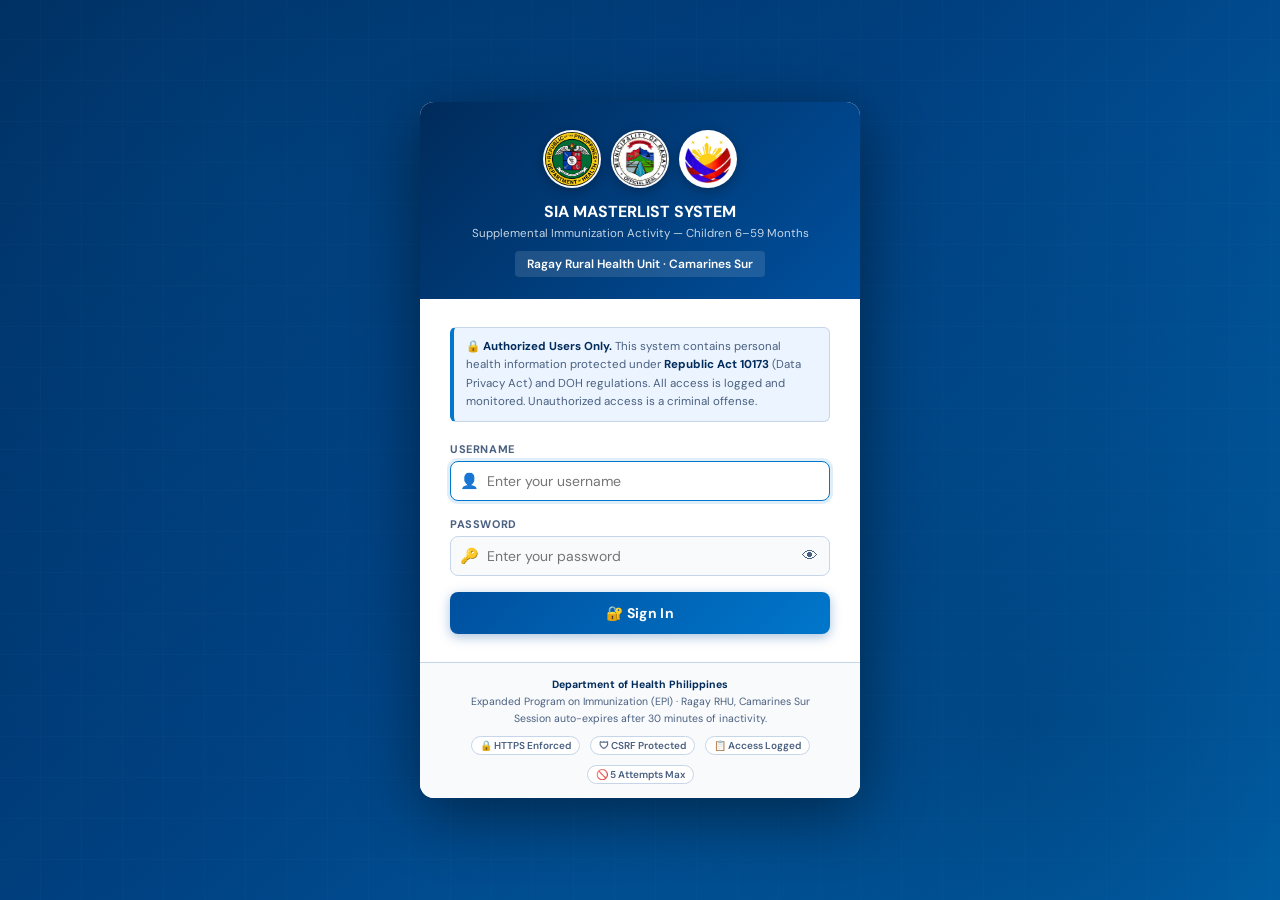
<file: index.html>
<!DOCTYPE html>
<html lang="en">
<head>
  <meta charset="UTF-8" />
  <meta name="viewport" content="width=device-width, initial-scale=1.0" />
  <meta name="robots" content="noindex, nofollow" />
  <meta http-equiv="Cache-Control" content="no-store, no-cache, must-revalidate" />
  <title>SIA Masterlist — Ragay RHU</title>
  <!-- Minimal inline style for loading screen -->
  <style>
    *, *::before, *::after { box-sizing: border-box; margin: 0; padding: 0; }
    body {
      font-family: 'DM Sans', -apple-system, sans-serif;
      background: linear-gradient(135deg, #002B5B, #004080, #0069B4);
      min-height: 100vh; display: flex; align-items: center; justify-content: center;
      color: #fff; text-align: center;
    }
    .loader { display: flex; flex-direction: column; align-items: center; gap: 16px; }
    .loader-icon { font-size: 48px; animation: pulse 1.2s ease-in-out infinite; }
    @keyframes pulse { 0%,100%{transform:scale(1);opacity:1} 50%{transform:scale(1.1);opacity:.8} }
    .loader-text { font-size: 14px; opacity: .75; }
    .loader-title { font-size: 17px; font-weight: 700; }
  </style>
</head>
<body>
<div class="loader">
  <div class="loader-icon">💉</div>
  <div>
    <div class="loader-title">SIA Masterlist System</div>
    <div class="loader-text">Ragay Rural Health Unit · DOH Philippines</div>
  </div>
  <div class="loader-text">Initializing secure session…</div>
</div>
<script src="js/security.js"></script>
<script src="js/config.js"></script>
<script>
  'use strict';
  AppConfig.init();
  const session = Security.getSession();
  if (session) {
    window.location.replace('dashboard.html');
  } else {
    window.location.replace('login.html');
  }
</script>
</body>
</html>
</file>
<file: css/styles.css>
/* ═══════════════════════════════════════════════════════════
   styles.css — SIA Masterlist | Ragay Rural Health Unit
   Design: Government-grade medical utility — clean, authoritative,
   data-dense but highly readable. Dark navy + clinical white.
   ═══════════════════════════════════════════════════════════ */

/* ── FONTS ──────────────────────────────────────────────── */
@import url('https://fonts.googleapis.com/css2?family=DM+Sans:ital,opsz,wght@0,9..40,300;0,9..40,400;0,9..40,500;0,9..40,600;0,9..40,700;1,9..40,400&family=DM+Mono:wght@400;500&display=swap');

/* ── TOKENS ─────────────────────────────────────────────── */
:root {
  --navy:      #002B5B;
  --blue:      #00509E;
  --sky:       #0077CC;
  --light-bg:  #EBF4FF;
  --gold:      #C8960C;
  --gold-light:#FFF3CD;
  --danger:    #B91C1C;
  --success:   #166534;
  --success-bg:#DCFCE7;
  --warn:      #B45309;
  --bg:        #F0F4F8;
  --surface:   #FFFFFF;
  --border:    #C6D6E8;
  --border-dark:#97B3CC;
  --text:      #0F1F33;
  --muted:     #4A6080;
  --sans:      'DM Sans', sans-serif;
  --mono:      'DM Mono', monospace;
  --radius:    6px;
  --radius-lg: 10px;
  --shadow-sm: 0 1px 4px rgba(0,43,91,.08);
  --shadow:    0 2px 12px rgba(0,43,91,.12);
  --shadow-lg: 0 8px 40px rgba(0,43,91,.2);
  --transition: .18s ease;
}

/* ── RESET ──────────────────────────────────────────────── */
*, *::before, *::after { box-sizing: border-box; margin: 0; padding: 0; }
html { scroll-behavior: smooth; font-size: 14px; }
body {
  font-family: var(--sans);
  background: var(--bg);
  color: var(--text);
  line-height: 1.55;
  -webkit-font-smoothing: antialiased;
}

/* ── SKIP LINK (Accessibility) ──────────────────────────── */
.skip-link {
  position: absolute; top: -40px; left: 8px;
  background: var(--navy); color: #fff;
  padding: 6px 12px; border-radius: 4px;
  font-size: 13px; font-weight: 600; z-index: 9999;
  transition: top .2s;
}
.skip-link:focus { top: 8px; }

/* ── HEADER ─────────────────────────────────────────────── */
#appHeader {
  background: linear-gradient(135deg, var(--navy) 0%, var(--blue) 60%, var(--sky) 100%);
  color: #fff;
  box-shadow: var(--shadow-lg);
  position: sticky; top: 0; z-index: 90;
}
.header-inner {
  display: flex; align-items: center; gap: 14px;
  max-width: 1440px; margin: 0 auto;
  padding: 10px 20px;
}
.logo-wrap { display: flex; gap: 8px; align-items: center; flex-shrink: 0; }
.logo-circle {
  width: 50px; height: 50px; border-radius: 50%;
  background: #fff;
  display: flex; align-items: center; justify-content: center;
  overflow: hidden;
  box-shadow: 0 2px 8px rgba(0,0,0,.28);
  flex-shrink: 0;
  border: 2px solid rgba(255,255,255,.5);
}
.logo-circle img {
  width: 100%; height: 100%;
  object-fit: cover;
  object-position: center;
  display: block;
}
/* Bagong Pilipinas — white background */
.logo-circle--bp {
  background: #fff;
}
.logo-circle--bp img {
  object-fit: contain;
  padding: 3px;
}
.header-titles { flex: 1; }
.header-titles h1 {
  font-size: 14.5px; font-weight: 700;
  letter-spacing: .3px; line-height: 1.3;
}
.header-titles p { font-size: 11px; opacity: .8; margin-top: 1px; }
.header-meta { text-align: right; flex-shrink: 0; }
.header-meta .dept { font-size: 13px; font-weight: 600; }
.header-meta .country { font-size: 11px; opacity: .8; }
.memo-badge {
  display: inline-block;
  background: var(--gold); color: #3a2000;
  font-size: 10px; font-weight: 700;
  padding: 2px 8px; border-radius: 3px;
  letter-spacing: .6px; margin-top: 3px;
}
.session-bar {
  display: flex; align-items: center; gap: 10px;
  padding: 4px 20px; background: rgba(0,0,0,.15);
  font-size: 11px; justify-content: flex-end;
  max-width: 1440px; margin: 0 auto;
}
.session-bar .s-user { font-weight: 600; }
.session-bar .s-role {
  background: rgba(255,255,255,.18);
  padding: 1px 8px; border-radius: 3px;
}
.btn-logout {
  background: rgba(255,255,255,.15);
  border: 1px solid rgba(255,255,255,.3);
  color: #fff; font-size: 11px; font-weight: 600;
  padding: 3px 10px; border-radius: 4px; cursor: pointer;
  font-family: var(--sans);
  transition: background var(--transition);
}
.btn-logout:hover { background: rgba(255,255,255,.28); }

/* ── STATS BAR ──────────────────────────────────────────── */
.stats-bar {
  background: var(--navy);
  border-top: 1px solid rgba(255,255,255,.1);
}
.stats-inner {
  display: flex; max-width: 1440px; margin: 0 auto;
}
.stat-item {
  flex: 1; padding: 7px 14px;
  border-right: 1px solid rgba(255,255,255,.1);
  text-align: center; color: #fff;
  transition: background var(--transition);
}
.stat-item:last-child { border-right: none; }
.stat-item:hover { background: rgba(255,255,255,.05); }
.stat-num { font-size: 17px; font-weight: 700; font-family: var(--mono); }
.stat-lbl { font-size: 9.5px; opacity: .65; text-transform: uppercase; letter-spacing: .8px; }
.stat-item.s-male   .stat-num { color: #7EC8FF; }
.stat-item.s-female .stat-num { color: #FFB3C6; }
.stat-item.s-vacc   .stat-num { color: #86EFAC; }
/* FIX #4: Style for the new Not Vaccinated stat counter */
.stat-item.s-unvacc .stat-num { color: #FCA5A5; }
.stat-item.s-cover  .stat-num { color: #FCD34D; }

/* ── MAIN LAYOUT ────────────────────────────────────────── */
#mainContent {
  max-width: 1440px; margin: 0 auto; padding: 18px 20px;
}

/* ── TOOLBAR ────────────────────────────────────────────── */
.toolbar {
  background: var(--surface);
  border: 1px solid var(--border);
  border-radius: var(--radius);
  padding: 12px 14px;
  display: flex; flex-wrap: wrap; gap: 8px;
  align-items: center;
  box-shadow: var(--shadow-sm);
  margin-bottom: 14px;
}
.toolbar-left  { display: flex; gap: 8px; flex-wrap: wrap; flex: 1; min-width: 0; }
.toolbar-right { display: flex; gap: 6px; flex-wrap: wrap; }

/* ── INPUTS ─────────────────────────────────────────────── */
input[type="text"], input[type="date"], input[type="password"], select, textarea {
  font-family: var(--sans); font-size: 13px;
  border: 1px solid var(--border);
  border-radius: var(--radius);
  padding: 7px 10px;
  background: var(--bg);
  color: var(--text);
  outline: none;
  transition: border var(--transition), box-shadow var(--transition);
}
input:focus, select:focus, textarea:focus {
  border-color: var(--sky);
  box-shadow: 0 0 0 3px rgba(0,119,204,.13);
  background: var(--surface);
}
input[aria-invalid="true"], input.invalid {
  border-color: var(--danger) !important;
  box-shadow: 0 0 0 3px rgba(185,28,28,.1) !important;
}
.search-input { min-width: 220px; }
select { cursor: pointer; }
textarea { resize: vertical; min-height: 64px; }

/* ── BUTTONS ────────────────────────────────────────────── */
.btn {
  font-family: var(--sans); font-size: 13px; font-weight: 600;
  border: none; border-radius: var(--radius);
  padding: 8px 13px; cursor: pointer;
  display: inline-flex; align-items: center; gap: 5px;
  transition: filter var(--transition), transform .1s, box-shadow var(--transition);
  letter-spacing: .2px; white-space: nowrap;
  user-select: none;
}
.btn:hover  { filter: brightness(1.07); box-shadow: 0 2px 8px rgba(0,0,0,.12); }
.btn:active { transform: scale(.97); }
.btn:disabled { opacity: .5; cursor: not-allowed; filter: none; }
.btn-primary  { background: var(--sky);     color: #fff; }
.btn-success  { background: var(--success); color: #fff; }
.btn-danger   { background: var(--danger);  color: #fff; }
.btn-outline  { background: transparent; color: var(--blue); border: 1.5px solid var(--blue); }
.btn-outline:hover { background: var(--light-bg); }
.btn-gold     { background: var(--gold);    color: #2a1a00; }
.btn-navy     { background: var(--navy);    color: #fff; }
.btn-sm { padding: 4px 9px; font-size: 12px; }
.btn-ghost {
  background: none; border: none; color: var(--muted);
  font-family: var(--sans); font-size: 13px; font-weight: 600;
  cursor: pointer; padding: 6px 10px; border-radius: var(--radius);
  transition: background var(--transition), color var(--transition);
}
.btn-ghost:hover { background: var(--light-bg); color: var(--navy); }

/* ── SPINNER ────────────────────────────────────────────── */
.spinner {
  width: 14px; height: 14px;
  border: 2px solid rgba(255,255,255,.4);
  border-top-color: currentColor;
  border-radius: 50%;
  animation: spin .65s linear infinite;
  display: none;
}
@keyframes spin { to { transform: rotate(360deg); } }

/* ── TABS ───────────────────────────────────────────────── */
.tabs {
  display: flex; border-bottom: 2px solid var(--border);
  margin-bottom: 14px; gap: 0;
}
.tab-btn {
  font-family: var(--sans); font-size: 13px; font-weight: 600;
  border: none; background: none; cursor: pointer;
  padding: 9px 18px; color: var(--muted);
  border-bottom: 3px solid transparent; margin-bottom: -2px;
  transition: color var(--transition), border-color var(--transition);
}
.tab-btn:hover  { color: var(--sky); }
.tab-btn.active { color: var(--navy); border-bottom-color: var(--navy); }
.tab-content { display: none; }
.tab-content.active { display: block; animation: fadeIn .2s ease; }
@keyframes fadeIn { from { opacity: 0; transform: translateY(4px); } to { opacity: 1; transform: translateY(0); } }

/* ── TABLE ──────────────────────────────────────────────── */
.table-wrap {
  background: var(--surface);
  border: 1px solid var(--border);
  border-radius: var(--radius-lg);
  box-shadow: var(--shadow);
  overflow: hidden;
}
.table-scroll { overflow-x: auto; }
table { width: 100%; border-collapse: collapse; font-size: 12.5px; }
thead { background: var(--navy); position: sticky; top: 0; z-index: 5; }
thead th {
  color: #fff; font-weight: 600; font-size: 10.5px;
  text-transform: uppercase; letter-spacing: .55px;
  padding: 9px 8px; text-align: left;
  white-space: nowrap;
  border-right: 1px solid rgba(255,255,255,.08);
  cursor: pointer; user-select: none;
  transition: background var(--transition);
}
thead th:hover { background: rgba(255,255,255,.07); }
thead th .sort-icon { opacity: .4; font-size: 9px; margin-left: 3px; }
thead th.sorted .sort-icon { opacity: 1; }
thead th.group-header {
  text-align: center;
  background: rgba(255,255,255,.06);
  font-size: 10px; padding: 5px 8px;
}
tbody tr { border-bottom: 1px solid var(--border); transition: background var(--transition); }
tbody tr:last-child { border-bottom: none; }
tbody tr:hover { background: var(--light-bg); }
tbody tr:nth-child(even) { background: #F8FAFC; }
tbody tr:nth-child(even):hover { background: var(--light-bg); }
td { padding: 7px 8px; vertical-align: middle; }
.td-num { font-family: var(--mono); font-size: 11px; color: var(--muted); text-align: center; width: 36px; }
.td-name .family { font-weight: 700; }
.td-dob { font-family: var(--mono); font-size: 12px; white-space: nowrap; }
.td-age { font-family: var(--mono); font-size: 12px; text-align: center; }
.td-actions { white-space: nowrap; }
.td-remarks { max-width: 160px; overflow: hidden; text-overflow: ellipsis; white-space: nowrap; font-size: 11.5px; color: var(--muted); }
.muted-sm { font-size: 11px; color: var(--muted); }

/* ── BADGES ─────────────────────────────────────────────── */
.badge {
  display: inline-block; font-size: 10.5px; font-weight: 700;
  padding: 2px 7px; border-radius: 3px; letter-spacing: .3px;
  white-space: nowrap;
}
.badge-male      { background: #DBEAFE; color: #1D4ED8; }
.badge-female    { background: #FCE7F3; color: #BE185D; }
.badge-vacc      { background: #DCFCE7; color: #15803D; }
.badge-unvacc    { background: #FEE2E2; color: #B91C1C; }
.badge-partial   { background: #FEF9C3; color: #92400E; }

/* ── SEARCH HIGHLIGHT ───────────────────────────────────── */
mark.hl { background: #FEF08A; color: var(--text); border-radius: 2px; padding: 0 2px; }

/* ── EMPTY STATE ────────────────────────────────────────── */
.empty-state { text-align: center; padding: 56px 20px; color: var(--muted); }
.empty-icon  { font-size: 46px; margin-bottom: 12px; display: block; }
.empty-state p { font-size: 14px; }

/* ── PAGINATION ─────────────────────────────────────────── */
.pagination {
  display: flex; align-items: center; justify-content: space-between;
  padding: 10px 14px; border-top: 1px solid var(--border);
  background: #FAFCFF;
}
.pagination-info { font-size: 12px; color: var(--muted); }
.page-btns { display: flex; gap: 3px; }
.page-btn {
  font-family: var(--sans); font-size: 12px; font-weight: 600;
  border: 1px solid var(--border); background: var(--surface);
  padding: 4px 10px; border-radius: 4px; cursor: pointer;
  transition: all var(--transition); color: var(--text);
}
.page-btn:hover  { background: var(--light-bg); border-color: var(--sky); }
.page-btn.active { background: var(--sky); color: #fff; border-color: var(--sky); }

/* ── MODAL ──────────────────────────────────────────────── */
.overlay {
  display: none; position: fixed; inset: 0;
  background: rgba(0,0,0,.5); z-index: 200;
  align-items: center; justify-content: center; padding: 20px;
  backdrop-filter: blur(2px);
}
.overlay.open { display: flex; }
.modal {
  background: var(--surface);
  border-radius: var(--radius-lg);
  box-shadow: var(--shadow-lg);
  width: 100%; max-width: 820px;
  max-height: 93vh; overflow-y: auto;
  animation: slideUp .22s ease;
}
@keyframes slideUp {
  from { opacity: 0; transform: translateY(24px) scale(.98); }
  to   { opacity: 1; transform: translateY(0) scale(1); }
}
.modal-header {
  background: linear-gradient(90deg, var(--navy), var(--blue));
  color: #fff; padding: 14px 18px;
  display: flex; justify-content: space-between; align-items: center;
  position: sticky; top: 0; z-index: 5;
  border-radius: var(--radius-lg) var(--radius-lg) 0 0;
}
.modal-header h2 { font-size: 15px; font-weight: 700; }
.modal-close {
  background: rgba(255,255,255,.15); border: none; color: #fff;
  width: 28px; height: 28px; border-radius: 50%; cursor: pointer;
  font-size: 16px; display: flex; align-items: center; justify-content: center;
  transition: background var(--transition);
}
.modal-close:hover { background: rgba(255,255,255,.35); }
.modal-body { padding: 18px 20px; }
.modal-footer {
  padding: 12px 18px; border-top: 1px solid var(--border);
  display: flex; justify-content: flex-end; gap: 8px;
  background: #FAFCFF;
  border-radius: 0 0 var(--radius-lg) var(--radius-lg);
}

/* ── FORM ───────────────────────────────────────────────── */
.form-section { margin-bottom: 16px; }
.section-label {
  font-size: 10.5px; font-weight: 700; text-transform: uppercase;
  letter-spacing: .9px; color: var(--navy);
  border-bottom: 2px solid var(--light-bg);
  padding-bottom: 5px; margin-bottom: 10px;
  display: flex; align-items: center; gap: 6px;
}
.form-grid {
  display: grid;
  grid-template-columns: repeat(3, 1fr);
  gap: 10px;
}
.form-grid.cols-2 { grid-template-columns: repeat(2, 1fr); }
.form-grid.cols-4 { grid-template-columns: repeat(4, 1fr); }
.span-2 { grid-column: span 2; }
.span-3 { grid-column: span 3; }
.span-full { grid-column: 1 / -1; }
.form-field { display: flex; flex-direction: column; gap: 3px; }
.form-field label {
  font-size: 10.5px; font-weight: 700; color: var(--muted);
  text-transform: uppercase; letter-spacing: .5px;
}
.form-field input, .form-field select, .form-field textarea { width: 100%; background: var(--surface); }
.field-hint { font-size: 10px; color: var(--muted); margin-top: 1px; }
.field-error { font-size: 10.5px; color: var(--danger); margin-top: 1px; display: none; }
.form-field.has-error .field-error { display: block; }
.form-field.has-error input, .form-field.has-error select { border-color: var(--danger); }

/* ── AGE DISPLAY ────────────────────────────────────────── */
.age-display {
  font-family: var(--mono); font-size: 11.5px; font-weight: 600;
  padding: 5px 10px; border-radius: 4px;
  display: none; margin-top: 4px;
}
.age-display.age-ok   { background: var(--success-bg); color: var(--success); }
.age-display.age-warn { background: #FEE2E2; color: var(--danger); }

/* ── CONFIG PANEL ───────────────────────────────────────── */
.config-panel {
  background: var(--gold-light);
  border: 1.5px solid var(--gold);
  border-radius: var(--radius);
  padding: 14px 16px;
  margin-bottom: 14px;
  display: none;
}
.config-panel.show { display: block; animation: fadeIn .2s ease; }
.config-panel h3 { font-size: 13px; font-weight: 700; color: #5C3D00; margin-bottom: 10px; }
.config-grid { display: grid; grid-template-columns: 1fr 1fr; gap: 10px; }
.config-status {
  font-size: 12px; font-weight: 600; padding: 4px 10px;
  border-radius: 4px; display: none;
}
.config-status.ok  { background: var(--success-bg); color: var(--success); display: inline-block; }
.config-status.err { background: #FEE2E2; color: var(--danger); display: inline-block; }

/* ── SUMMARY ────────────────────────────────────────────── */
.summary-grid {
  display: grid;
  grid-template-columns: repeat(auto-fill, minmax(280px, 1fr));
  gap: 16px; padding: 4px 0;
}
.summary-card {
  background: var(--surface);
  border: 1px solid var(--border);
  border-radius: var(--radius-lg);
  box-shadow: var(--shadow-sm);
  overflow: hidden;
}
.summary-card-header {
  padding: 10px 14px;
  background: var(--light-bg);
  border-bottom: 1px solid var(--border);
  font-size: 12px; font-weight: 700; color: var(--navy);
}
.summary-card table { width: 100%; font-size: 12px; }
.summary-card td { padding: 5px 14px; }
.summary-card tr:not(:last-child) { border-bottom: 1px solid var(--border); }
.prog-bar { display: inline-block; width: 60px; height: 6px; background: var(--border); border-radius: 3px; vertical-align: middle; margin-right: 4px; overflow: hidden; }
.prog-fill { height: 100%; background: var(--success); border-radius: 3px; transition: width .4s ease; }

/* ── AUDIT LOG TABLE ────────────────────────────────────── */
.audit-table td { padding: 5px 8px; font-size: 11.5px; }
.audit-table td:nth-child(5) { font-family: var(--mono); font-size: 10px; color: var(--muted); max-width: 200px; overflow: hidden; text-overflow: ellipsis; }

/* ── SECURITY NOTICE BANNER ─────────────────────────────── */
.security-notice {
  background: var(--navy);
  color: rgba(255,255,255,.8);
  text-align: center;
  padding: 5px;
  font-size: 10.5px;
  letter-spacing: .3px;
}
.security-notice strong { color: #fff; }

/* ── TOAST ──────────────────────────────────────────────── */
#toast {
  position: fixed; bottom: 20px; right: 20px; z-index: 999;
  background: #0F1F33; color: #fff;
  padding: 11px 16px; border-radius: 8px;
  font-size: 13px; font-weight: 500;
  box-shadow: 0 4px 24px rgba(0,0,0,.3);
  display: none; max-width: 340px;
  animation: fadeSlide .25s ease;
  border-left: 4px solid var(--border-dark);
}
#toast.success { border-left-color: var(--success); }
#toast.error   { border-left-color: var(--danger); }
@keyframes fadeSlide {
  from { opacity: 0; transform: translateY(10px); }
  to   { opacity: 1; transform: translateY(0); }
}

/* ── INSTRUCTIONS ───────────────────────────────────────── */
.instructions-wrap { max-width: 860px; }
.inst-step {
  border-radius: var(--radius);
  padding: 14px 16px;
  margin-bottom: 12px;
  border-left: 4px solid;
}
.inst-step.blue   { background: var(--light-bg);    border-color: var(--sky); }
.inst-step.gold   { background: var(--gold-light);  border-color: var(--gold); }
.inst-step.green  { background: var(--success-bg);  border-color: var(--success); }
.inst-step.red    { background: #FEE2E2;             border-color: var(--danger); }
.inst-step h3     { font-size: 13px; font-weight: 700; margin-bottom: 6px; color: var(--text); }
.inst-step p, .inst-step li { font-size: 12.5px; line-height: 1.7; }
.inst-step pre {
  background: var(--navy); color: #CBD5E1;
  padding: 12px; border-radius: 5px;
  font-size: 11px; overflow-x: auto; margin-top: 8px;
  line-height: 1.7;
}
.inst-step code {
  background: rgba(0,0,0,.08); padding: 1px 5px;
  border-radius: 3px; font-family: var(--mono); font-size: 11.5px;
}


/* ── NOTIFICATION BELL ──────────────────────────────────── */
.btn-notif {
  position: relative;
  background: rgba(255,255,255,.15);
  border: 1px solid rgba(255,255,255,.3);
  color: #fff; font-size: 15px;
  width: 32px; height: 32px; border-radius: 50%;
  cursor: pointer; display: flex; align-items: center; justify-content: center;
  transition: background var(--transition);
  flex-shrink: 0;
}
.btn-notif:hover { background: rgba(255,255,255,.28); }
.notif-badge {
  position: absolute; top: -4px; right: -4px;
  background: #EF4444; color: #fff;
  font-size: 9px; font-weight: 700;
  min-width: 16px; height: 16px;
  border-radius: 8px; padding: 0 3px;
  display: flex; align-items: center; justify-content: center;
  border: 1.5px solid var(--navy);
  font-family: var(--mono);
}

/* ── NOTIFICATIONS PANEL ────────────────────────────────── */
.notif-panel {
  background: var(--surface);
  border: 1.5px solid var(--border);
  border-radius: var(--radius);
  margin-bottom: 14px;
  box-shadow: var(--shadow);
  overflow: hidden;
  animation: fadeIn .2s ease;
}
.notif-panel-header {
  background: linear-gradient(90deg, var(--navy), var(--blue));
  color: #fff; padding: 10px 14px;
  display: flex; justify-content: space-between; align-items: center;
}
.notif-panel-header h3 { font-size: 13px; font-weight: 700; }
.notif-list { max-height: 360px; overflow-y: auto; }
.notif-empty {
  padding: 24px; text-align: center;
  color: var(--muted); font-size: 13px;
}
.notif-item {
  padding: 12px 14px;
  border-bottom: 1px solid var(--border);
  display: grid;
  grid-template-columns: 1fr auto;
  gap: 8px;
  align-items: start;
  transition: background var(--transition);
}
.notif-item:last-child { border-bottom: none; }
.notif-item:hover { background: #F8FAFC; }
.notif-item.resolved { opacity: .55; }
.notif-record {
  font-size: 12px; font-weight: 700; color: var(--navy);
  margin-bottom: 3px;
}
.notif-comment {
  font-size: 12px; color: var(--text);
  line-height: 1.5; margin-bottom: 4px;
  white-space: pre-wrap;
}
.notif-meta {
  font-size: 10.5px; color: var(--muted);
}
.notif-actions { display: flex; gap: 6px; flex-shrink: 0; }
.notif-status-badge {
  font-size: 10px; font-weight: 700;
  padding: 2px 7px; border-radius: 10px;
  display: inline-block; margin-bottom: 4px;
}
.notif-status-badge.pending  { background: #FEF9C3; color: #92400E; }
.notif-status-badge.resolved { background: var(--success-bg); color: var(--success); }

/* ── COMMENT MODAL RECORD INFO ───────────────────────────── */
.notif-record-info {
  background: var(--light-bg);
  border: 1px solid var(--border);
  border-left: 4px solid var(--sky);
  border-radius: 5px;
  padding: 9px 12px;
  font-size: 12.5px;
  color: var(--text);
  line-height: 1.6;
}
.notif-record-info strong { color: var(--navy); }

/* ── PRINT ──────────────────────────────────────────────── */
@media print {
  .toolbar, #toast, .modal, .btn, .td-actions,
  .session-bar, .tabs { display: none !important; }
  #appHeader { position: static !important; }
  .stats-bar { display: flex !important; }
  body { font-size: 10pt; color: #000; background: #fff; }
  .table-wrap { box-shadow: none !important; border: 1px solid #999 !important; }
  thead {
    background: #002B5B !important;
    -webkit-print-color-adjust: exact;
    print-color-adjust: exact;
  }
  thead th { font-size: 8pt !important; padding: 5pt 4pt !important; }
  td { font-size: 8pt !important; padding: 4pt !important; }
  @page { margin: 1cm; size: landscape; }
}

/* ── RESPONSIVE ─────────────────────────────────────────── */
@media (max-width: 900px) {
  .form-grid.cols-4 { grid-template-columns: 1fr 1fr; }
}
@media (max-width: 640px) {
  .header-inner { padding: 8px 12px; gap: 8px; }
  .logo-circle { width: 38px; height: 38px; font-size: 17px; }
  .header-titles h1 { font-size: 12px; }
  .header-meta { display: none; }
  .form-grid, .form-grid.cols-2, .form-grid.cols-4 { grid-template-columns: 1fr; }
  .span-2, .span-3 { grid-column: span 1; }
  .stats-inner { flex-wrap: wrap; }
  .stat-item { flex: 0 0 50%; }
  .config-grid { grid-template-columns: 1fr; }
  #mainContent { padding: 12px; }
}
</file>
<file: css/login.css>
/* ═══════════════════════════════════════════════════════
   login.css — SIA Masterlist Login Page Styles
   ═══════════════════════════════════════════════════════ */

@import url('https://fonts.googleapis.com/css2?family=DM+Sans:wght@300;400;500;600;700&family=DM+Mono:wght@400;500&display=swap');

:root {
  --navy:    #002B5B;
  --blue:    #00509E;
  --sky:     #0077CC;
  --gold:    #C8960C;
  --danger:  #B91C1C;
  --success: #166534;
  --bg:      #EBF4FF;
  --surface: #FFFFFF;
  --border:  #C6D6E8;
  --text:    #0F1F33;
  --muted:   #4A6080;
  --sans:    'DM Sans', sans-serif;
  --mono:    'DM Mono', monospace;
}

*, *::before, *::after { box-sizing: border-box; margin: 0; padding: 0; }
html, body { height: 100%; }
body {
  font-family: var(--sans);
  background: linear-gradient(135deg, var(--navy) 0%, #004080 45%, #0069B4 100%);
  display: flex; align-items: center; justify-content: center;
  min-height: 100vh; padding: 20px;
  position: relative; overflow: hidden;
}

/* Background pattern */
body::before {
  content: '';
  position: absolute; inset: 0;
  background-image:
    radial-gradient(circle at 20% 20%, rgba(0,119,204,.15) 0%, transparent 50%),
    radial-gradient(circle at 80% 80%, rgba(0,43,91,.4) 0%, transparent 50%),
    repeating-linear-gradient(0deg, transparent, transparent 40px, rgba(255,255,255,.015) 40px, rgba(255,255,255,.015) 41px),
    repeating-linear-gradient(90deg, transparent, transparent 40px, rgba(255,255,255,.015) 40px, rgba(255,255,255,.015) 41px);
  pointer-events: none;
}

.login-container {
  background: var(--surface);
  border-radius: 14px;
  box-shadow: 0 16px 64px rgba(0,0,0,.45);
  width: 100%; max-width: 440px;
  overflow: hidden;
  position: relative; z-index: 1;
  animation: appear .35s ease;
}
@keyframes appear {
  from { opacity: 0; transform: translateY(20px) scale(.97); }
  to   { opacity: 1; transform: translateY(0) scale(1); }
}

.login-header {
  background: linear-gradient(135deg, var(--navy), var(--blue));
  padding: 28px 30px 22px;
  text-align: center; color: #fff;
}
.login-logos {
  display: flex; gap: 10px; justify-content: center; margin-bottom: 14px;
  flex-wrap: wrap;
}
.login-logo {
  width: 58px; height: 58px; border-radius: 50%;
  background: rgba(255,255,255,.95);
  display: flex; align-items: center; justify-content: center;
  overflow: hidden;
  box-shadow: 0 3px 12px rgba(0,0,0,.28);
  border: 2px solid rgba(255,255,255,.55);
  flex-shrink: 0;
}
.login-logo img {
  width: 100%; height: 100%;
  object-fit: cover;
  object-position: center;
  display: block;
}
/* Bagong Pilipinas — white background */
.login-logo--bp {
  background: #fff;
}
.login-logo--bp img {
  object-fit: contain;
  padding: 3px;
}
.login-title { font-size: 16px; font-weight: 700; line-height: 1.3; }
.login-subtitle { font-size: 11.5px; opacity: .78; margin-top: 3px; }
.login-facility {
  font-size: 12px; font-weight: 600;
  background: rgba(255,255,255,.12);
  border-radius: 4px; padding: 5px 12px;
  display: inline-block; margin-top: 10px;
}

.login-body { padding: 28px 30px; }

.login-notice {
  background: #EBF4FF; border: 1px solid var(--border);
  border-left: 4px solid var(--sky);
  border-radius: 6px; padding: 10px 12px;
  font-size: 11.5px; color: var(--muted);
  margin-bottom: 20px; line-height: 1.6;
}
.login-notice strong { color: var(--navy); }

.form-field { margin-bottom: 16px; }
.form-field label {
  display: block; font-size: 11px; font-weight: 700;
  color: var(--muted); text-transform: uppercase;
  letter-spacing: .6px; margin-bottom: 5px;
}
.input-wrap { position: relative; }
.input-wrap .input-icon {
  position: absolute; left: 10px; top: 50%; transform: translateY(-50%);
  font-size: 15px; pointer-events: none;
}
.input-wrap input {
  width: 100%; padding: 10px 12px 10px 36px;
  font-family: var(--sans); font-size: 14px;
  border: 1.5px solid var(--border); border-radius: 8px;
  background: #F8FAFC; color: var(--text);
  outline: none;
  transition: border .2s, box-shadow .2s, background .2s;
}
.input-wrap input:focus {
  border-color: var(--sky);
  box-shadow: 0 0 0 3px rgba(0,119,204,.12);
  background: var(--surface);
}
.input-wrap .toggle-pw {
  position: absolute; right: 10px; top: 50%; transform: translateY(-50%);
  background: none; border: none; cursor: pointer; color: var(--muted);
  font-size: 16px; padding: 2px;
  transition: color .15s;
}
.input-wrap .toggle-pw:hover { color: var(--navy); }

.login-error {
  background: #FEE2E2; border: 1px solid #FECACA;
  border-radius: 6px; padding: 9px 12px;
  font-size: 12.5px; color: var(--danger); font-weight: 600;
  display: none; margin-bottom: 14px;
}
.login-error.show { display: flex; align-items: center; gap: 6px; }

.login-submit {
  width: 100%; padding: 12px;
  background: linear-gradient(135deg, var(--blue), var(--sky));
  color: #fff; border: none; border-radius: 8px;
  font-family: var(--sans); font-size: 14px; font-weight: 700;
  cursor: pointer; letter-spacing: .3px;
  transition: filter .2s, transform .1s, box-shadow .2s;
  display: flex; align-items: center; justify-content: center; gap: 8px;
  box-shadow: 0 3px 12px rgba(0,80,158,.35);
}
.login-submit:hover  { filter: brightness(1.07); box-shadow: 0 4px 18px rgba(0,80,158,.45); }
.login-submit:active { transform: scale(.99); }
.login-submit:disabled { opacity: .55; cursor: not-allowed; filter: none; }

.spinner {
  width: 16px; height: 16px;
  border: 2.5px solid rgba(255,255,255,.4);
  border-top-color: #fff; border-radius: 50%;
  animation: spin .6s linear infinite; display: none;
}
@keyframes spin { to { transform: rotate(360deg); } }

.lockout-msg {
  background: #FEF9C3; border: 1px solid #FDE68A;
  border-radius: 6px; padding: 9px 12px;
  font-size: 12px; color: #92400E; font-weight: 600;
  display: none; margin-bottom: 14px; text-align: center;
}
.lockout-msg.show { display: block; }

.login-footer {
  background: #F8FAFC; border-top: 1px solid var(--border);
  padding: 14px 20px; text-align: center;
}
.login-footer p { font-size: 10.5px; color: var(--muted); line-height: 1.6; }
.login-footer strong { color: var(--navy); }
.security-badges { display: flex; gap: 10px; justify-content: center; margin-top: 8px; flex-wrap: wrap; }
.s-badge {
  font-size: 10px; font-weight: 600; color: var(--muted);
  background: var(--surface); border: 1px solid var(--border);
  padding: 2px 8px; border-radius: 20px;
}

@media (max-width: 480px) {
  .login-body, .login-header { padding: 20px; }
  .login-container { max-width: 100%; }
}
</file>
